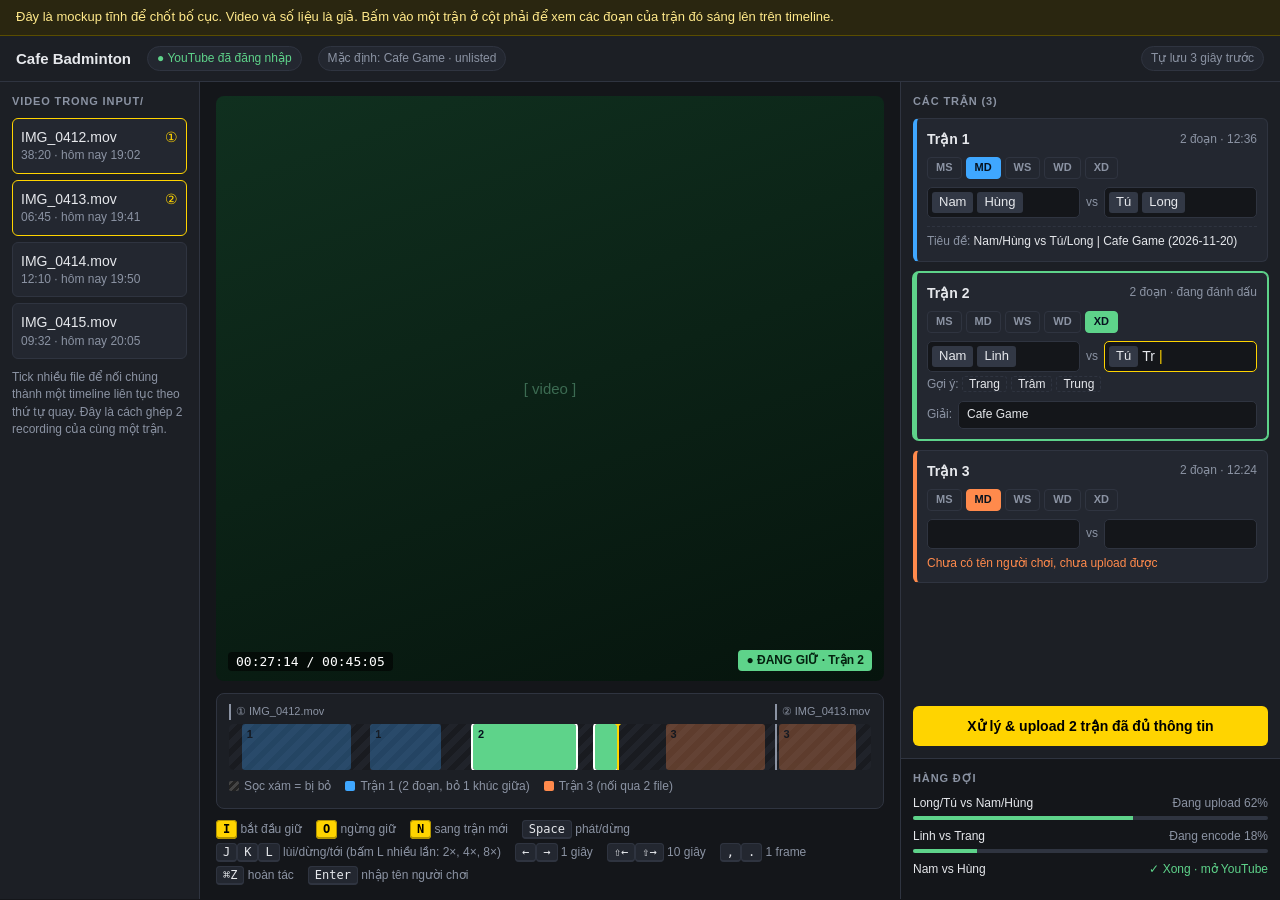
<file: docs/superpowers/specs/mockups/editor-layout.html>
<!DOCTYPE html>
<html lang="vi">
<head>
<meta charset="utf-8">
<title>Mockup editor</title>
<style>
  :root {
    --bg: #14161a; --panel: #1c1f25; --panel2: #232730; --line: #2f3440;
    --text: #e6e8ec; --muted: #8b93a3; --accent: #ffd400;
    --m1: #3fa7ff; --m2: #5ed38a; --m3: #ff8a4c; --danger: #ff5d5d;
  }
  * { box-sizing: border-box; }
  body { margin: 0; background: var(--bg); color: var(--text); font: 14px/1.45 -apple-system, "Helvetica Neue", sans-serif; }
  .note { background: #2a2610; border-bottom: 1px solid #5a4d00; color: #ffe98a; padding: 8px 16px; font-size: 13px; }
  .app { display: grid; grid-template-columns: 200px 1fr 380px; grid-template-rows: auto 1fr; height: calc(100vh - 37px); min-height: 720px; }
  .top { grid-column: 1 / -1; display: flex; align-items: center; gap: 16px; padding: 10px 16px; border-bottom: 1px solid var(--line); background: var(--panel); }
  .top b { font-size: 15px; }
  .top .spacer { flex: 1; }
  .pill { font-size: 12px; padding: 3px 9px; border-radius: 99px; background: var(--panel2); color: var(--muted); border: 1px solid var(--line); }
  .pill.ok { color: var(--m2); }
  aside, main, .right { overflow: auto; }
  aside { border-right: 1px solid var(--line); padding: 12px; background: var(--panel); }
  .right { border-left: 1px solid var(--line); background: var(--panel); display: flex; flex-direction: column; }
  h4 { margin: 0 0 8px; font-size: 11px; letter-spacing: .08em; text-transform: uppercase; color: var(--muted); font-weight: 600; }
  .src { padding: 8px; border-radius: 6px; border: 1px solid var(--line); margin-bottom: 6px; background: var(--panel2); }
  .src.on { border-color: var(--accent); }
  .src small { display: block; color: var(--muted); font-size: 12px; }
  .src .chk { float: right; color: var(--accent); }
  .hint { color: var(--muted); font-size: 12px; margin-top: 10px; }
  main { padding: 14px 16px; display: flex; flex-direction: column; gap: 12px; }
  .player { flex: 1; min-height: 300px; background: #000 linear-gradient(160deg, #10301f, #06140d); border-radius: 8px; position: relative; display: flex; align-items: center; justify-content: center; color: #3c6b52; font-size: 15px; }
  .player .tc { position: absolute; left: 12px; bottom: 10px; font: 13px ui-monospace, Menlo, monospace; color: #fff; background: #0009; padding: 2px 8px; border-radius: 4px; }
  .player .state { position: absolute; right: 12px; bottom: 10px; font-size: 12px; background: var(--m2); color: #04210f; padding: 2px 8px; border-radius: 4px; font-weight: 600; }
  .tl-wrap { background: var(--panel); border: 1px solid var(--line); border-radius: 8px; padding: 10px 12px 12px; }
  .tl-files { display: flex; font-size: 11px; color: var(--muted); margin-bottom: 4px; }
  .tl-files span { border-left: 2px solid var(--muted); padding-left: 5px; }
  .tl { position: relative; height: 46px; border-radius: 5px; overflow: hidden;
        background: repeating-linear-gradient(135deg, #20232a 0 6px, #191b20 6px 12px); }
  .seg { position: absolute; top: 0; bottom: 0; border-radius: 3px; opacity: .85; font-size: 11px; font-weight: 700; color: #06121f; padding: 3px 5px; cursor: pointer; transition: opacity .1s, outline .1s; }
  .seg.dim { opacity: .3; }
  .seg.sel { opacity: 1; outline: 2px solid #fff; z-index: 2; }
  .seg.open { background-image: repeating-linear-gradient(90deg, transparent 0 4px, #ffffff40 4px 8px); }
  .joint { position: absolute; top: 0; bottom: 0; width: 2px; background: var(--muted); z-index: 3; }
  .head { position: absolute; top: -3px; bottom: -3px; width: 2px; background: var(--accent); z-index: 4; }
  .head::before { content: ""; position: absolute; top: 0; left: -5px; border: 6px solid transparent; border-top-color: var(--accent); }
  .tl-legend { display: flex; gap: 14px; margin-top: 8px; font-size: 12px; color: var(--muted); }
  .sw { display: inline-block; width: 10px; height: 10px; border-radius: 2px; margin-right: 5px; vertical-align: -1px; }
  .keys { display: flex; flex-wrap: wrap; gap: 6px 14px; font-size: 12px; color: var(--muted); }
  kbd { background: var(--panel2); border: 1px solid var(--line); border-bottom-width: 2px; border-radius: 4px; padding: 1px 6px; font: 12px ui-monospace, Menlo, monospace; color: var(--text); }
  .keys .big kbd { background: var(--accent); color: #000; border-color: #b39500; font-weight: 700; }
  .matches { padding: 12px; flex: 1; overflow: auto; }
  .match { border: 1px solid var(--line); border-left: 4px solid var(--c); border-radius: 6px; padding: 10px; margin-bottom: 10px; background: var(--panel2); cursor: pointer; }
  .match.sel { border-color: var(--c); box-shadow: 0 0 0 1px var(--c); }
  .match .hd { display: flex; align-items: center; gap: 8px; margin-bottom: 8px; }
  .match .hd b { flex: 1; }
  .match .hd span { color: var(--muted); font-size: 12px; }
  .types { display: flex; gap: 4px; margin-bottom: 8px; }
  .types i { font-style: normal; font-size: 11px; font-weight: 700; padding: 2px 8px; border-radius: 4px; border: 1px solid var(--line); color: var(--muted); }
  .types i.on { background: var(--c); color: #06121f; border-color: var(--c); }
  .teams { display: grid; grid-template-columns: 1fr auto 1fr; gap: 6px; align-items: center; }
  .teams em { color: var(--muted); font-style: normal; font-size: 12px; }
  .chips { display: flex; flex-wrap: wrap; gap: 4px; background: var(--bg); border: 1px solid var(--line); border-radius: 5px; padding: 4px; min-height: 30px; }
  .chips u { text-decoration: none; background: #323845; border-radius: 3px; padding: 1px 7px; font-size: 13px; }
  .chips.focus { border-color: var(--accent); }
  .chips .caret { color: var(--accent); }
  .sugg { margin-top: 4px; font-size: 12px; color: var(--muted); }
  .sugg u { text-decoration: none; border: 1px dashed var(--line); border-radius: 3px; padding: 0 6px; margin-right: 4px; color: var(--text); }
  .row2 { display: flex; gap: 6px; margin-top: 8px; align-items: center; font-size: 12px; color: var(--muted); }
  .row2 .inp { flex: 1; background: var(--bg); border: 1px solid var(--line); border-radius: 5px; padding: 4px 8px; color: var(--text); }
  .warn { color: var(--m3); font-size: 12px; margin-top: 6px; }
  .title-prev { margin-top: 8px; font-size: 12px; color: var(--muted); border-top: 1px dashed var(--line); padding-top: 6px; }
  .title-prev span { color: var(--text); }
  .go { margin: 0 12px 12px; padding: 12px; border: 0; border-radius: 6px; background: var(--accent); color: #000; font-weight: 700; font-size: 14px; cursor: pointer; }
  .queue { border-top: 1px solid var(--line); padding: 12px; background: var(--bg); }
  .job { font-size: 12px; margin-bottom: 8px; }
  .job .nm { display: flex; justify-content: space-between; }
  .job .nm span { color: var(--muted); }
  .bar { height: 4px; background: var(--line); border-radius: 2px; margin-top: 4px; overflow: hidden; }
  .bar div { height: 100%; background: var(--m2); }
  .job.done .nm span { color: var(--m2); }
</style>
</head>
<body>
<div class="note">Đây là mockup tĩnh để chốt bố cục. Video và số liệu là giả. Bấm vào một trận ở cột phải để xem các đoạn của trận đó sáng lên trên timeline.</div>
<div class="app">
  <div class="top">
    <b>Cafe Badminton</b>
    <span class="pill ok">● YouTube đã đăng nhập</span>
    <span class="pill">Mặc định: Cafe Game · unlisted</span>
    <div class="spacer"></div>
    <span class="pill">Tự lưu 3 giây trước</span>
  </div>

  <aside>
    <h4>Video trong input/</h4>
    <div class="src on"><span class="chk">①</span>IMG_0412.mov<small>38:20 · hôm nay 19:02</small></div>
    <div class="src on"><span class="chk">②</span>IMG_0413.mov<small>06:45 · hôm nay 19:41</small></div>
    <div class="src">IMG_0414.mov<small>12:10 · hôm nay 19:50</small></div>
    <div class="src">IMG_0415.mov<small>09:32 · hôm nay 20:05</small></div>
    <p class="hint">Tick nhiều file để nối chúng thành một timeline liên tục theo thứ tự quay. Đây là cách ghép 2 recording của cùng một trận.</p>
  </aside>

  <main>
    <div class="player">
      [ video ]
      <div class="tc">00:27:14 / 00:45:05</div>
      <div class="state">● ĐANG GIỮ · Trận 2</div>
    </div>

    <div class="tl-wrap">
      <div class="tl-files"><span style="width:85%">① IMG_0412.mov</span><span>② IMG_0413.mov</span></div>
      <div class="tl" id="tl">
        <div class="seg" data-m="1" style="left:2%;width:17%;background:var(--m1)">1</div>
        <div class="seg" data-m="1" style="left:22%;width:11%;background:var(--m1)">1</div>
        <div class="seg" data-m="2" style="left:38%;width:16%;background:var(--m2)">2</div>
        <div class="seg open" data-m="2" style="left:57%;width:3.4%;background:var(--m2)"></div>
        <div class="seg" data-m="3" style="left:68%;width:15.5%;background:var(--m3)">3</div>
        <div class="seg" data-m="3" style="left:85.6%;width:12%;background:var(--m3)">3</div>
        <div class="joint" style="left:85%"></div>
        <div class="head" style="left:60.4%"></div>
      </div>
      <div class="tl-legend">
        <span><span class="sw" style="background:repeating-linear-gradient(135deg,#444 0 3px,#222 3px 6px)"></span>Sọc xám = bị bỏ</span>
        <span><span class="sw" style="background:var(--m1)"></span>Trận 1 (2 đoạn, bỏ 1 khúc giữa)</span>
        <span><span class="sw" style="background:var(--m3)"></span>Trận 3 (nối qua 2 file)</span>
      </div>
    </div>

    <div class="keys">
      <span class="big"><kbd>I</kbd> bắt đầu giữ</span>
      <span class="big"><kbd>O</kbd> ngừng giữ</span>
      <span class="big"><kbd>N</kbd> sang trận mới</span>
      <span><kbd>Space</kbd> phát/dừng</span>
      <span><kbd>J</kbd><kbd>K</kbd><kbd>L</kbd> lùi/dừng/tới (bấm L nhiều lần: 2×, 4×, 8×)</span>
      <span><kbd>←</kbd><kbd>→</kbd> 1 giây</span>
      <span><kbd>⇧←</kbd><kbd>⇧→</kbd> 10 giây</span>
      <span><kbd>,</kbd><kbd>.</kbd> 1 frame</span>
      <span><kbd>⌘Z</kbd> hoàn tác</span>
      <span><kbd>Enter</kbd> nhập tên người chơi</span>
    </div>
  </main>

  <div class="right">
    <div class="matches" id="matches">
      <h4>Các trận (3)</h4>

      <div class="match" data-m="1" style="--c:var(--m1)">
        <div class="hd"><b>Trận 1</b><span>2 đoạn · 12:36</span></div>
        <div class="types"><i>MS</i><i class="on">MD</i><i>WS</i><i>WD</i><i>XD</i></div>
        <div class="teams">
          <div class="chips"><u>Nam</u><u>Hùng</u></div><em>vs</em>
          <div class="chips"><u>Tú</u><u>Long</u></div>
        </div>
        <div class="title-prev">Tiêu đề: <span>Nam/Hùng vs Tú/Long | Cafe Game (2026-11-20)</span></div>
      </div>

      <div class="match sel" data-m="2" style="--c:var(--m2)">
        <div class="hd"><b>Trận 2</b><span>2 đoạn · đang đánh dấu</span></div>
        <div class="types"><i>MS</i><i>MD</i><i>WS</i><i>WD</i><i class="on">XD</i></div>
        <div class="teams">
          <div class="chips"><u>Nam</u><u>Linh</u></div><em>vs</em>
          <div class="chips focus"><u>Tú</u> Tr<span class="caret">|</span></div>
        </div>
        <div class="sugg">Gợi ý: <u>Trang</u><u>Trâm</u><u>Trung</u></div>
        <div class="row2">Giải: <div class="inp">Cafe Game</div></div>
      </div>

      <div class="match" data-m="3" style="--c:var(--m3)">
        <div class="hd"><b>Trận 3</b><span>2 đoạn · 12:24</span></div>
        <div class="types"><i>MS</i><i class="on">MD</i><i>WS</i><i>WD</i><i>XD</i></div>
        <div class="teams">
          <div class="chips"></div><em>vs</em>
          <div class="chips"></div>
        </div>
        <div class="warn">Chưa có tên người chơi, chưa upload được</div>
      </div>
    </div>

    <button class="go">Xử lý &amp; upload 2 trận đã đủ thông tin</button>

    <div class="queue">
      <h4>Hàng đợi</h4>
      <div class="job"><div class="nm">Long/Tú vs Nam/Hùng<span>Đang upload 62%</span></div><div class="bar"><div style="width:62%"></div></div></div>
      <div class="job"><div class="nm">Linh vs Trang<span>Đang encode 18%</span></div><div class="bar"><div style="width:18%"></div></div></div>
      <div class="job done"><div class="nm">Nam vs Hùng<span>✓ Xong · mở YouTube</span></div></div>
    </div>
  </div>
</div>
<script>
  const pick = m => {
    document.querySelectorAll('.match').forEach(e => e.classList.toggle('sel', e.dataset.m === m));
    document.querySelectorAll('.seg').forEach(e => {
      e.classList.toggle('sel', e.dataset.m === m);
      e.classList.toggle('dim', e.dataset.m !== m);
    });
  };
  document.querySelectorAll('.match, .seg').forEach(e => e.addEventListener('click', () => pick(e.dataset.m)));
  pick('2');
</script>
</body>
</html>
</file>
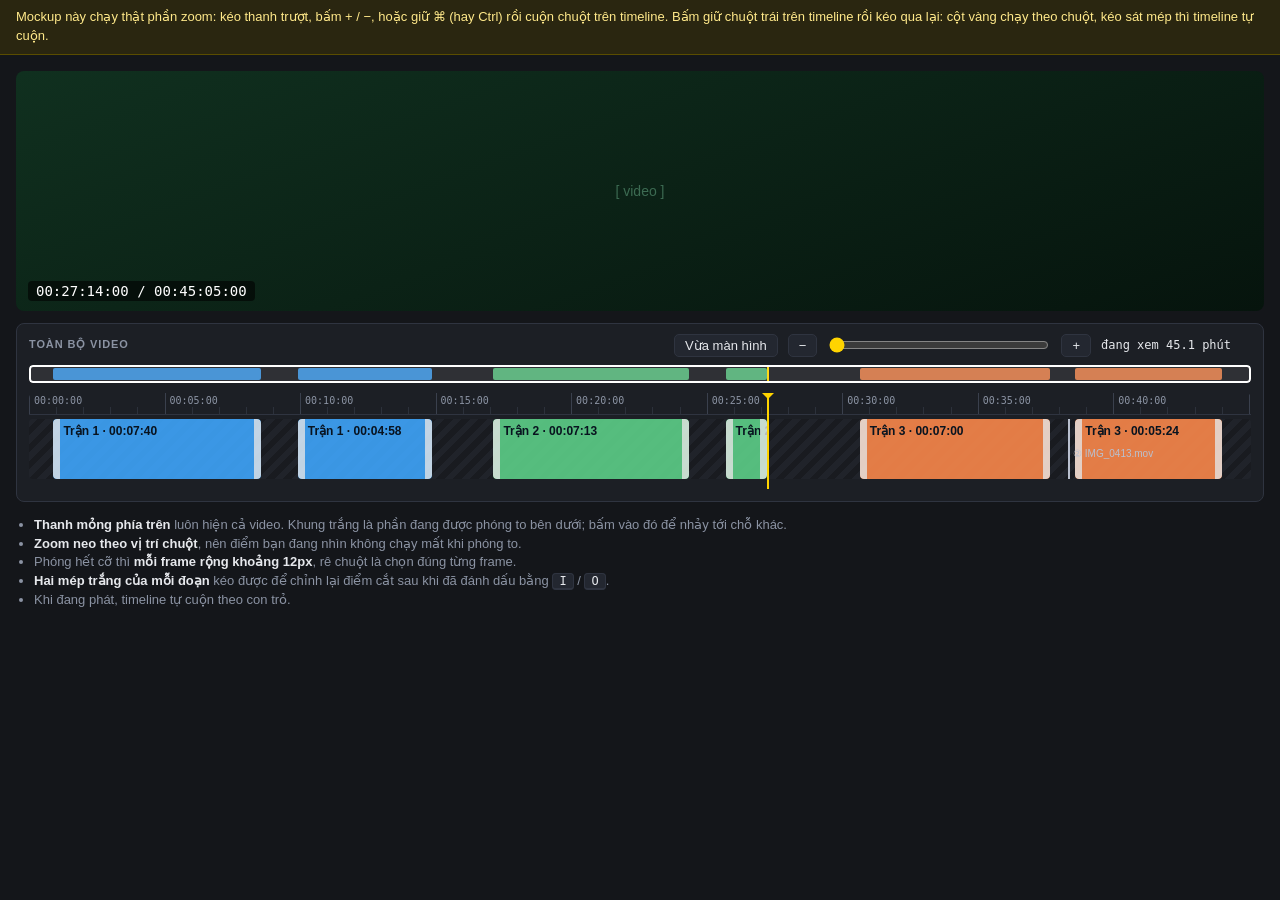
<file: docs/superpowers/specs/mockups/timeline-scrub.html>
<!DOCTYPE html>
<html lang="vi">
<head>
<meta charset="utf-8">
<title>Mockup timeline zoom</title>
<style>
  :root {
    --bg: #14161a; --panel: #1c1f25; --panel2: #232730; --line: #2f3440;
    --text: #e6e8ec; --muted: #8b93a3; --accent: #ffd400;
    --m1: #3fa7ff; --m2: #5ed38a; --m3: #ff8a4c;
  }
  * { box-sizing: border-box; }
  body { margin: 0; background: var(--bg); color: var(--text); font: 14px/1.45 -apple-system, "Helvetica Neue", sans-serif; }
  .note { background: #2a2610; border-bottom: 1px solid #5a4d00; color: #ffe98a; padding: 8px 16px; font-size: 13px; }
  .wrap { max-width: 1500px; margin: 0 auto; padding: 16px; }
  .player { height: 240px; background: #000 linear-gradient(160deg, #10301f, #06140d); border-radius: 8px; position: relative; display: flex; align-items: center; justify-content: center; color: #3c6b52; }
  .tc { position: absolute; left: 12px; bottom: 10px; font: 14px ui-monospace, Menlo, monospace; color: #fff; background: #0009; padding: 2px 8px; border-radius: 4px; }
  .tlbox { margin-top: 12px; background: var(--panel); border: 1px solid var(--line); border-radius: 8px; padding: 10px 12px 12px; }
  .bar { display: flex; align-items: center; gap: 10px; margin-bottom: 8px; font-size: 12px; color: var(--muted); }
  .bar .sp { flex: 1; }
  .bar button { background: var(--panel2); color: var(--text); border: 1px solid var(--line); border-radius: 5px; padding: 3px 10px; cursor: pointer; font-size: 13px; }
  .bar input[type=range] { width: 220px; accent-color: var(--accent); }
  .bar b { color: var(--text); font: 12px ui-monospace, Menlo, monospace; min-width: 150px; }
  h4 { margin: 0 0 4px; font-size: 11px; letter-spacing: .08em; text-transform: uppercase; color: var(--muted); font-weight: 600; }

  /* minimap */
  .mini { position: relative; height: 18px; border-radius: 4px; background: #191b20; overflow: hidden; margin-bottom: 10px; cursor: pointer; }
  .mini .s { position: absolute; top: 3px; bottom: 3px; border-radius: 2px; opacity: .8; }
  .mini .view { position: absolute; top: 0; bottom: 0; border: 2px solid #fff; border-radius: 4px; background: #ffffff18; }
  .mini .h { position: absolute; top: 0; bottom: 0; width: 2px; background: var(--accent); }

  /* detail */
  .scroller { overflow-x: auto; overflow-y: hidden; border-radius: 5px; }
  .inner { position: relative; height: 96px; }
  .ruler { position: absolute; left: 0; right: 0; top: 0; height: 22px; border-bottom: 1px solid var(--line); }
  .tick { position: absolute; top: 0; bottom: 0; border-left: 1px solid #3a404d; font: 10px ui-monospace, Menlo, monospace; color: var(--muted); padding: 2px 0 0 4px; white-space: nowrap; }
  .tick.minor { top: 14px; border-color: #2c313b; }
  .track { position: absolute; left: 0; right: 0; top: 26px; height: 60px; border-radius: 4px;
           background: repeating-linear-gradient(135deg, #20232a 0 6px, #191b20 6px 12px); }
  .seg { position: absolute; top: 0; bottom: 0; border-radius: 4px; opacity: .88; font-size: 12px; font-weight: 700; color: #06121f; padding: 4px 10px; overflow: hidden; white-space: nowrap; }
  .seg::before, .seg::after { content: ""; position: absolute; top: 0; bottom: 0; width: 7px; background: #ffffffcc; cursor: ew-resize; }
  .seg::before { left: 0; border-radius: 4px 0 0 4px; } .seg::after { right: 0; border-radius: 0 4px 4px 0; }
  .joint { position: absolute; top: 0; bottom: 0; width: 2px; background: #b9c0cf; z-index: 3; }
  .joint span { position: absolute; top: 28px; left: 5px; font-size: 10px; color: #b9c0cf; white-space: nowrap; }
  .head { position: absolute; top: 0; bottom: 0; width: 2px; background: var(--accent); z-index: 5; pointer-events: none; }
  .head::before { content: ""; position: absolute; top: 0; left: -5px; border: 6px solid transparent; border-top-color: var(--accent); }
  .hover { position: absolute; top: 0; bottom: 0; width: 1px; background: #fff8; z-index: 4; pointer-events: none; display: none; }
  .hover span { position: absolute; top: 24px; left: 6px; background: #000d; color: #fff; font: 11px ui-monospace, Menlo, monospace; padding: 1px 6px; border-radius: 3px; white-space: nowrap; }
  ul { color: var(--muted); font-size: 13px; padding-left: 18px; margin: 14px 0 0; }
  ul b { color: var(--text); }
  kbd { background: var(--panel2); border: 1px solid var(--line); border-bottom-width: 2px; border-radius: 4px; padding: 0 6px; font: 12px ui-monospace, Menlo, monospace; color: var(--text); }
</style>
</head>
<body>
<div class="note">Mockup này chạy thật phần zoom: kéo thanh trượt, bấm + / −, hoặc giữ ⌘ (hay Ctrl) rồi cuộn chuột trên timeline. Bấm giữ chuột trái trên timeline rồi kéo qua lại: cột vàng chạy theo chuột, kéo sát mép thì timeline tự cuộn.</div>
<div class="wrap">
  <div class="player">[ video ]<div class="tc" id="tc"></div></div>

  <div class="tlbox">
    <div class="bar">
      <h4 style="margin:0">Toàn bộ video</h4>
      <div class="sp"></div>
      <button id="fit">Vừa màn hình</button>
      <button id="zo">−</button>
      <input type="range" id="zoom" min="0" max="100" value="0">
      <button id="zi">+</button>
      <b id="zl"></b>
    </div>
    <div class="mini" id="mini"></div>
    <div class="scroller" id="sc">
      <div class="inner" id="inner">
        <div class="ruler" id="ruler"></div>
        <div class="track" id="track"></div>
        <div class="hover" id="hover"><span></span></div>
        <div class="head" id="head"></div>
      </div>
    </div>
  </div>

  <ul>
    <li><b>Thanh mỏng phía trên</b> luôn hiện cả video. Khung trắng là phần đang được phóng to bên dưới; bấm vào đó để nhảy tới chỗ khác.</li>
    <li><b>Zoom neo theo vị trí chuột</b>, nên điểm bạn đang nhìn không chạy mất khi phóng to.</li>
    <li>Phóng hết cỡ thì <b>mỗi frame rộng khoảng 12px</b>, rê chuột là chọn đúng từng frame.</li>
    <li><b>Hai mép trắng của mỗi đoạn</b> kéo được để chỉnh lại điểm cắt sau khi đã đánh dấu bằng <kbd>I</kbd> / <kbd>O</kbd>.</li>
    <li>Khi đang phát, timeline tự cuộn theo con trỏ.</li>
  </ul>
</div>
<script>
const FPS = 30, DUR = 2705;
const C = {1:'var(--m1)',2:'var(--m2)',3:'var(--m3)'};
const SEGS = [[1,54,514],[1,595,893],[2,1028,1461],[2,1542,1634],[3,1839,2259],[3,2316,2640]];
const JOINT = 2300;
let head = 1634, pps, minPps, maxPps = 12 * FPS;
const $ = id => document.getElementById(id);
const sc = $('sc'), inner = $('inner'), track = $('track'), ruler = $('ruler'), mini = $('mini');
const fmt = (t, frames) => {
  const f = Math.round(t * FPS), s = Math.floor(f / FPS);
  const p = n => String(n).padStart(2, '0');
  return `${p(Math.floor(s/3600))}:${p(Math.floor(s/60)%60)}:${p(s%60)}` + (frames ? `:${p(f%FPS)}` : '');
};
function render() {
  const W = DUR * pps;
  inner.style.width = W + 'px';
  track.innerHTML = SEGS.map(([m,a,b]) =>
    `<div class="seg" style="left:${a*pps}px;width:${(b-a)*pps}px;background:${C[m]}">Trận ${m} · ${fmt(b-a)}</div>`).join('')
    + `<div class="joint" style="left:${JOINT*pps}px"><span>② IMG_0413.mov</span></div>`;
  const steps = [1/FPS, 0.5, 1, 5, 10, 30, 60, 300, 600];
  const major = steps.find(s => s * pps >= 90) || 600;
  const minor = major / (major <= 1/FPS ? 1 : 5);
  const from = sc.scrollLeft / pps, to = (sc.scrollLeft + sc.clientWidth) / pps;
  let h = '';
  for (let t = Math.floor(from / minor) * minor; t <= to; t += minor) {
    const isMajor = Math.abs(t / major - Math.round(t / major)) < 1e-6;
    h += `<div class="tick ${isMajor ? '' : 'minor'}" style="left:${t*pps}px">${isMajor ? fmt(t, major < 1) : ''}</div>`;
  }
  ruler.innerHTML = h;
  $('head').style.left = head * pps + 'px';
  $('tc').textContent = fmt(head, true) + ' / ' + fmt(DUR, true);
  const vis = sc.clientWidth / pps;
  $('zl').textContent = 'đang xem ' + (vis >= 60 ? (vis/60).toFixed(1) + ' phút' : vis.toFixed(1) + ' giây');
  mini.innerHTML = SEGS.map(([m,a,b]) => `<div class="s" style="left:${a/DUR*100}%;width:${(b-a)/DUR*100}%;background:${C[m]}"></div>`).join('')
    + `<div class="h" style="left:${head/DUR*100}%"></div>`
    + `<div class="view" style="left:${from/DUR*100}%;width:${Math.min(100, vis/DUR*100)}%"></div>`;
}
function setZoom(v, anchorX) {
  v = Math.max(0, Math.min(100, v));
  $('zoom').value = v;
  if (anchorX == null) anchorX = head * pps - sc.scrollLeft;
  if (anchorX < 0 || anchorX > sc.clientWidth) anchorX = sc.clientWidth / 2;
  const t = (sc.scrollLeft + anchorX) / pps;
  pps = minPps * Math.pow(maxPps / minPps, v / 100);
  inner.style.width = DUR * pps + 'px';
  sc.scrollLeft = t * pps - anchorX;
  render();
}
function init() { minPps = sc.clientWidth / DUR; pps = minPps; setZoom(+$('zoom').value); }
$('zoom').oninput = e => setZoom(+e.target.value);
$('zi').onclick = () => setZoom(+$('zoom').value + 10);
$('zo').onclick = () => setZoom(+$('zoom').value - 10);
$('fit').onclick = () => setZoom(0);
sc.addEventListener('scroll', render);
sc.addEventListener('wheel', e => {
  if (!(e.metaKey || e.ctrlKey)) return;
  e.preventDefault();
  setZoom(+$('zoom').value - e.deltaY * 0.15, e.clientX - sc.getBoundingClientRect().left);
}, { passive: false });
const timeAt = e => Math.max(0, Math.min(DUR, Math.round((e.clientX - inner.getBoundingClientRect().left) / pps * FPS) / FPS));
inner.addEventListener('mousemove', e => {
  const t = timeAt(e), hv = $('hover');
  hv.style.display = 'block'; hv.style.left = t * pps + 'px';
  hv.firstChild.textContent = fmt(t, true);
});
inner.addEventListener('mouseleave', () => $('hover').style.display = 'none');
let scrubbing = false, lastX = 0, edgeTimer = null;
const scrubTo = x => {
  head = Math.max(0, Math.min(DUR, Math.round((x - inner.getBoundingClientRect().left) / pps * FPS) / FPS));
  render();
};
inner.addEventListener('mousedown', e => {
  e.preventDefault(); scrubbing = true; lastX = e.clientX; scrubTo(lastX);
  document.body.style.cursor = 'grabbing';
  edgeTimer = setInterval(() => {
    const r = sc.getBoundingClientRect();
    if (lastX > r.right - 40) sc.scrollLeft += 14;
    else if (lastX < r.left + 40) sc.scrollLeft -= 14;
    else return;
    scrubTo(Math.max(r.left, Math.min(r.right, lastX)));
  }, 16);
});
document.addEventListener('mousemove', e => { if (scrubbing) { lastX = e.clientX; scrubTo(lastX); } });
document.addEventListener('mouseup', () => { scrubbing = false; clearInterval(edgeTimer); document.body.style.cursor = ''; });
mini.addEventListener('click', e => {
  const r = mini.getBoundingClientRect();
  sc.scrollLeft = (e.clientX - r.left) / r.width * DUR * pps - sc.clientWidth / 2;
});
document.addEventListener('keydown', e => {
  if (e.key === '+' || e.key === '=') setZoom(+$('zoom').value + 10);
  if (e.key === '-') setZoom(+$('zoom').value - 10);
});
window.addEventListener('resize', init);
init();
</script>
</body>
</html>
</file>
